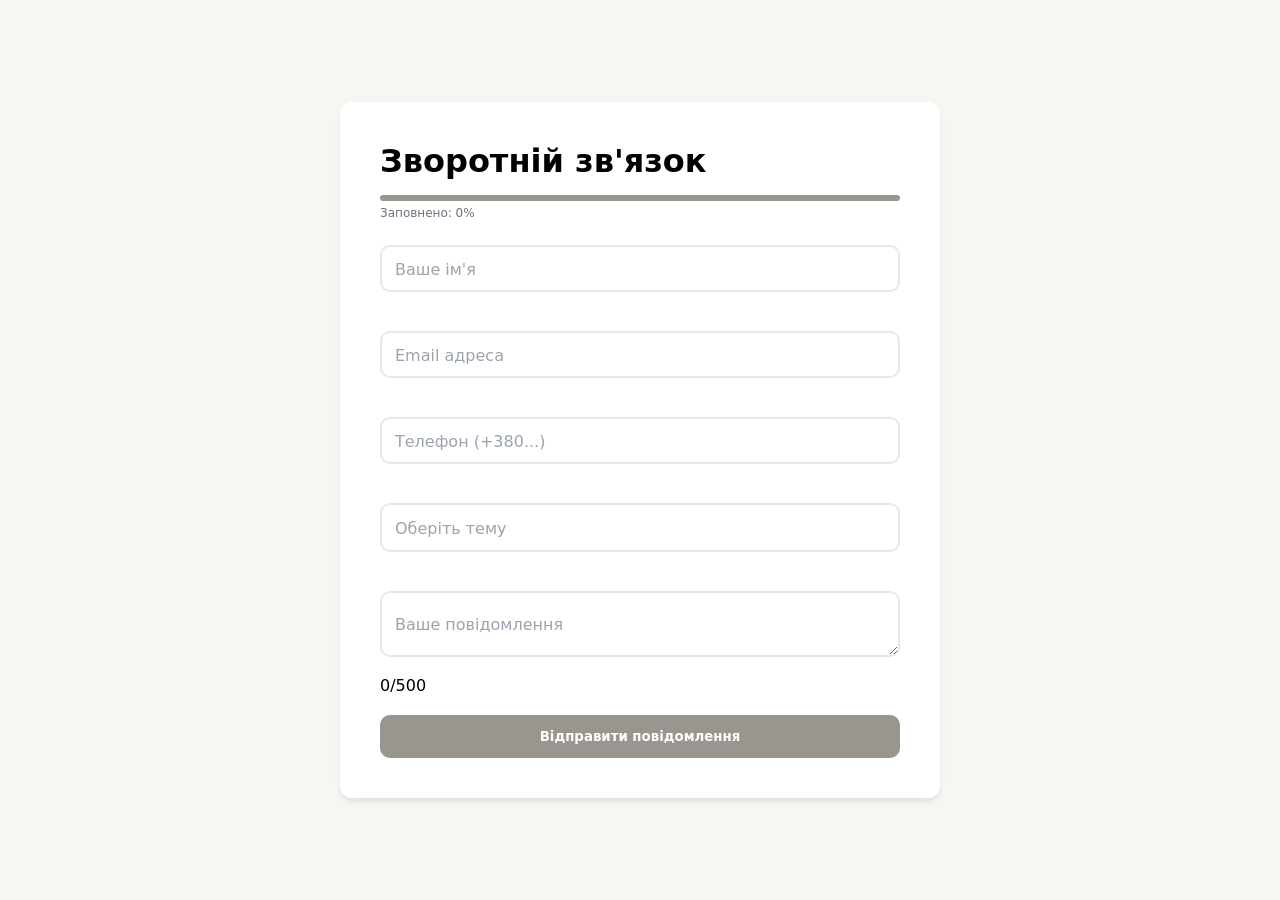
<file: JS-practice-06-events/js-events-variant1-part1/index.html>
<!DOCTYPE html>
<html lang="uk">
<head>
    <meta charset="UTF-8">
    <meta name="viewport" content="width=device-width, initial-scale=1.0">
    <title>Практична робота 6 - Частина 1 - Варіант 1</title>
    <link rel="stylesheet" href="style.css">
</head>
<body>
    <div class="form-container">
        <header>
            <h1>Зворотній зв'язок</h1>
            <div class="progress-wrapper">
                <div class="progress-bar" id="progressBar" role="progressbar" aria-valuenow="0" aria-valuemin="0" aria-valuemax="100"></div>
            </div>
            <p class="progress-status">Заповнено: <span id="progressPercent">0%</span></p>
        </header>

        <form id="advancedForm" novalidate>
            <div class="field-group" data-field="name">
                <div class="input-container">
                    <input type="text" id="userName" name="name" placeholder=" " required>
                    <label for="userName">Ваше ім'я</label>
                    <span class="status-icon"></span>
                </div>
                <p class="error-text">Тільки літери, мін. 2 символи</p>
            </div>

            <div class="field-group" data-field="email">
                <div class="input-container">
                    <input type="email" id="userEmail" name="email" placeholder=" " required>
                    <label for="userEmail">Email адреса</label>
                    <span class="status-icon"></span>
                </div>
                <p class="error-text">Введіть коректний email</p>
            </div>

            <div class="field-group" data-field="phone">
                <div class="input-container">
                    <input type="tel" id="userPhone" name="phone" placeholder=" " required>
                    <label for="userPhone">Телефон (+380...)</label>
                    <span class="status-icon"></span>
                </div>
                <p class="error-text">Формат: +380XXXXXXXXX</p>
            </div>

            <div class="field-group" data-field="subject">
                <div class="input-container">
                    <select id="userSubject" name="subject" required>
                        <option value="" disabled selected hidden></option>
                        <option value="support">Технічна підтримка</option>
                        <option value="sales">Відділ продажу</option>
                        <option value="other">Інше</option>
                    </select>
                    <label for="userSubject" class="select-label">Оберіть тему</label>
                    <span class="status-icon"></span>
                </div>
                <p class="error-text">Будь ласка, оберіть тему</p>
            </div>

            <div class="field-group" data-field="message">
                <div class="input-container">
                    <textarea id="userMessage" name="message" placeholder=" " maxlength="500" required></textarea>
                    <label for="userMessage">Ваше повідомлення</label>
                </div>
                <div class="textarea-footer">
                    <p class="error-text">Від 20 до 500 символів</p>
                    <p class="char-counter"><span id="currentChar">0</span>/500</p>
                </div>
            </div>

            <button type="submit" id="submitBtn" disabled>
                <span class="btn-text">Відправити повідомлення</span>
                <span class="loader"></span>
            </button>
        </form>

        <div id="successMessage" class="success-overlay hidden">
            <div class="success-content">
                <div class="check-animation">✓</div>
                <h2>Дякуємо!</h2>
                <p>Ваше повідомлення успішно надіслано.</p>
                <button onclick="location.reload()">Надіслати ще раз</button>
            </div>
        </div>
    </div>
    <script src="script.js"></script>
</body>
</html>
</file>
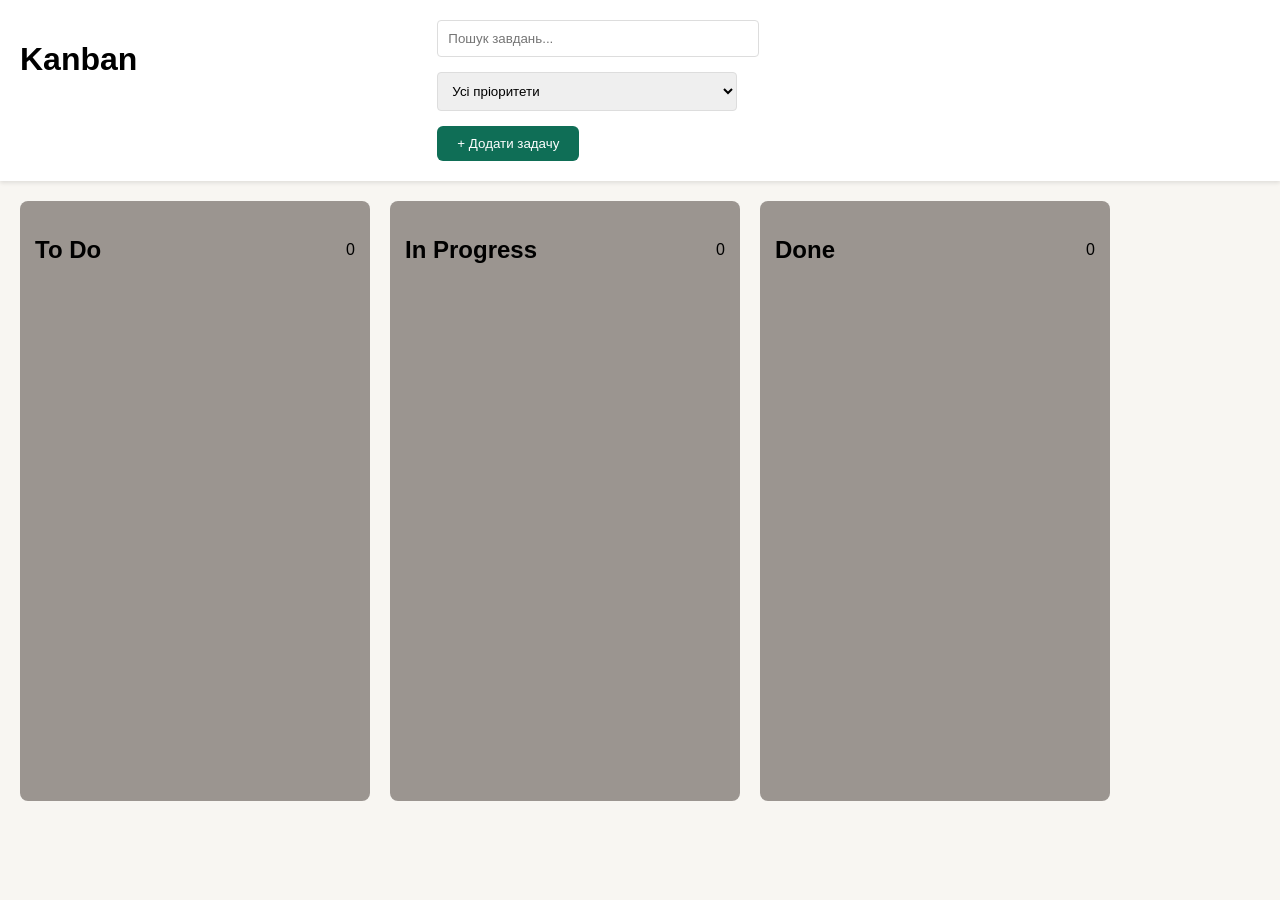
<file: JS-practice-06-events/js-events-variant1-part2/index.html>
<!DOCTYPE html>
<html lang="uk">
<head>
    <meta charset="UTF-8">
    <meta name="viewport" content="width=device-width, initial-scale=1.0">
    <title>Практична робота 6 - Частина 2 - Варіант 1</title>
    <link rel="stylesheet" href="style.css">
</head>
<body>
    <header class="app-header">
        <h1>Kanban</h1>
        <div class="controls">
            <input type="text" id="searchInput" placeholder="Пошук завдань...">
            <select id="filterPriority">
                <option value="all">Усі пріоритети</option>
                <option value="high">Високий</option>
                <option value="medium">Середній</option>
                <option value="low">Низький</option>
            </select>
            <button id="addTaskBtn" class="btn-primary">+ Додати задачу</button>
        </div>
    </header>

    <main class="board">
        <div class="column" data-status="todo">
            <div class="column-header">
                <h2>To Do</h2>
                <span class="count">0</span>
            </div>
            <div class="task-list" id="todo"></div>
        </div>
        <div class="column" data-status="inprogress">
            <div class="column-header">
                <h2>In Progress</h2>
                <span class="count">0</span>
            </div>
            <div class="task-list" id="inprogress"></div>
        </div>
        <div class="column" data-status="done">
            <div class="column-header">
                <h2>Done</h2>
                <span class="count">0</span>
            </div>
            <div class="task-list" id="done"></div>
        </div>
    </main>

    <div id="modal" class="modal hidden">
        <div class="modal-content">
            <h2 id="modalTitle">Нова задача</h2>
            <form id="taskForm">
                <input type="hidden" id="taskId">
                <input type="text" id="taskTitle" placeholder="Заголовок" required>
                <textarea id="taskDesc" placeholder="Опис"></textarea>
                <div class="form-row">
                    <select id="taskPriority">
                        <option value="low">Низький</option>
                        <option value="medium" selected>Середній</option>
                        <option value="high">Високий</option>
                    </select>
                    <input type="text" id="taskAssignee" placeholder="Виконавець">
                </div>
                <input type="date" id="taskDeadline">
                <div class="modal-actions">
                    <button type="button" class="btn-cancel" id="closeModal">Скасувати</button>
                    <button type="submit" class="btn-primary">Зберегти</button>
                </div>
            </form>
        </div>
    </div>

    <script src="script.js"></script>
</body>
</html>
</file>
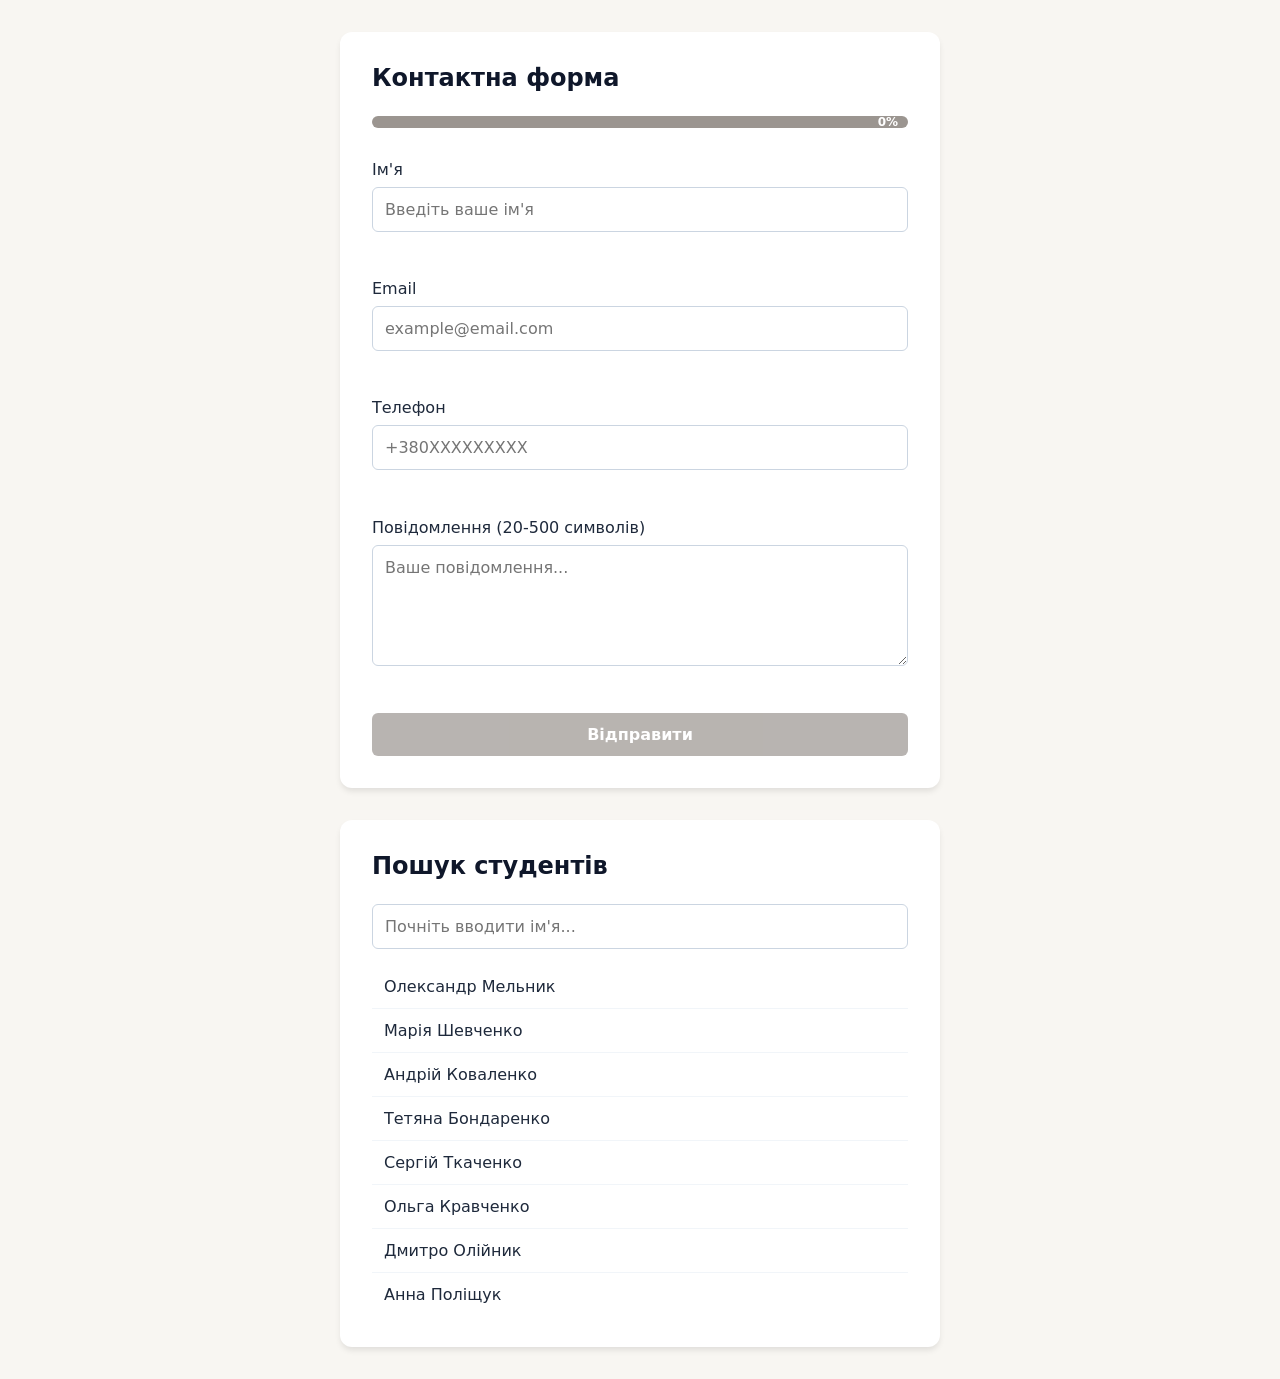
<file: JS-practice-06-events/js-events-variant1/index.html>
<!DOCTYPE html>
<html lang="uk">
<head>
    <meta charset="UTF-8">
    <meta name="viewport" content="width=device-width, initial-scale=1.0">
    <title>Практична робота 6 - Варіант 1</title>
    <link rel="stylesheet" href="style.css">
</head>
<body>
    <main class="container">
        <section class="card form-section">
            <h2>Контактна форма</h2>
            <div class="progress-container">
                <div class="progress-bar" id="progressBar" role="progressbar" aria-valuenow="0" aria-valuemin="0" aria-valuemax="100"></div>
                <span class="progress-text" id="progressText">0%</span>
            </div>
            
            <form id="contactForm" novalidate>
                <div class="form-group" data-field="name">
                    <label for="userName">Ім'я</label>
                    <div class="input-wrapper">
                        <input type="text" id="userName" placeholder="Введіть ваше ім'я" required>
                        <span class="icon"></span>
                    </div>
                    <span class="error-message"></span>
                </div>

                <div class="form-group" data-field="email">
                    <label for="userEmail">Email</label>
                    <div class="input-wrapper">
                        <input type="email" id="userEmail" placeholder="example@email.com" required>
                        <span class="icon"></span>
                    </div>
                    <span class="error-message"></span>
                </div>

                <div class="form-group" data-field="phone">
                    <label for="userPhone">Телефон</label>
                    <div class="input-wrapper">
                        <input type="tel" id="userPhone" placeholder="+380XXXXXXXXX" required>
                        <span class="icon"></span>
                    </div>
                    <span class="error-message"></span>
                </div>

                <div class="form-group" data-field="message">
                    <label for="userMessage">Повідомлення (20-500 символів)</label>
                    <div class="input-wrapper">
                        <textarea id="userMessage" rows="5" placeholder="Ваше повідомлення..." required></textarea>
                        <span class="icon"></span>
                    </div>
                    <span class="error-message"></span>
                </div>

                <button type="submit" id="submitBtn" disabled>Відправити</button>
            </form>
        </section>

        <section class="card search-section">
            <h2>Пошук студентів</h2>
            <div class="search-wrapper">
                <input type="text" id="searchInput" placeholder="Почніть вводити ім'я...">
            </div>
            <ul id="resultsList" class="results-list">
                </ul>
            <div id="noResults" class="no-results hidden">Нічого не знайдено!</div>
        </section>
    </main>

    <script src="script.js"></script>
</body>
</html>
</file>
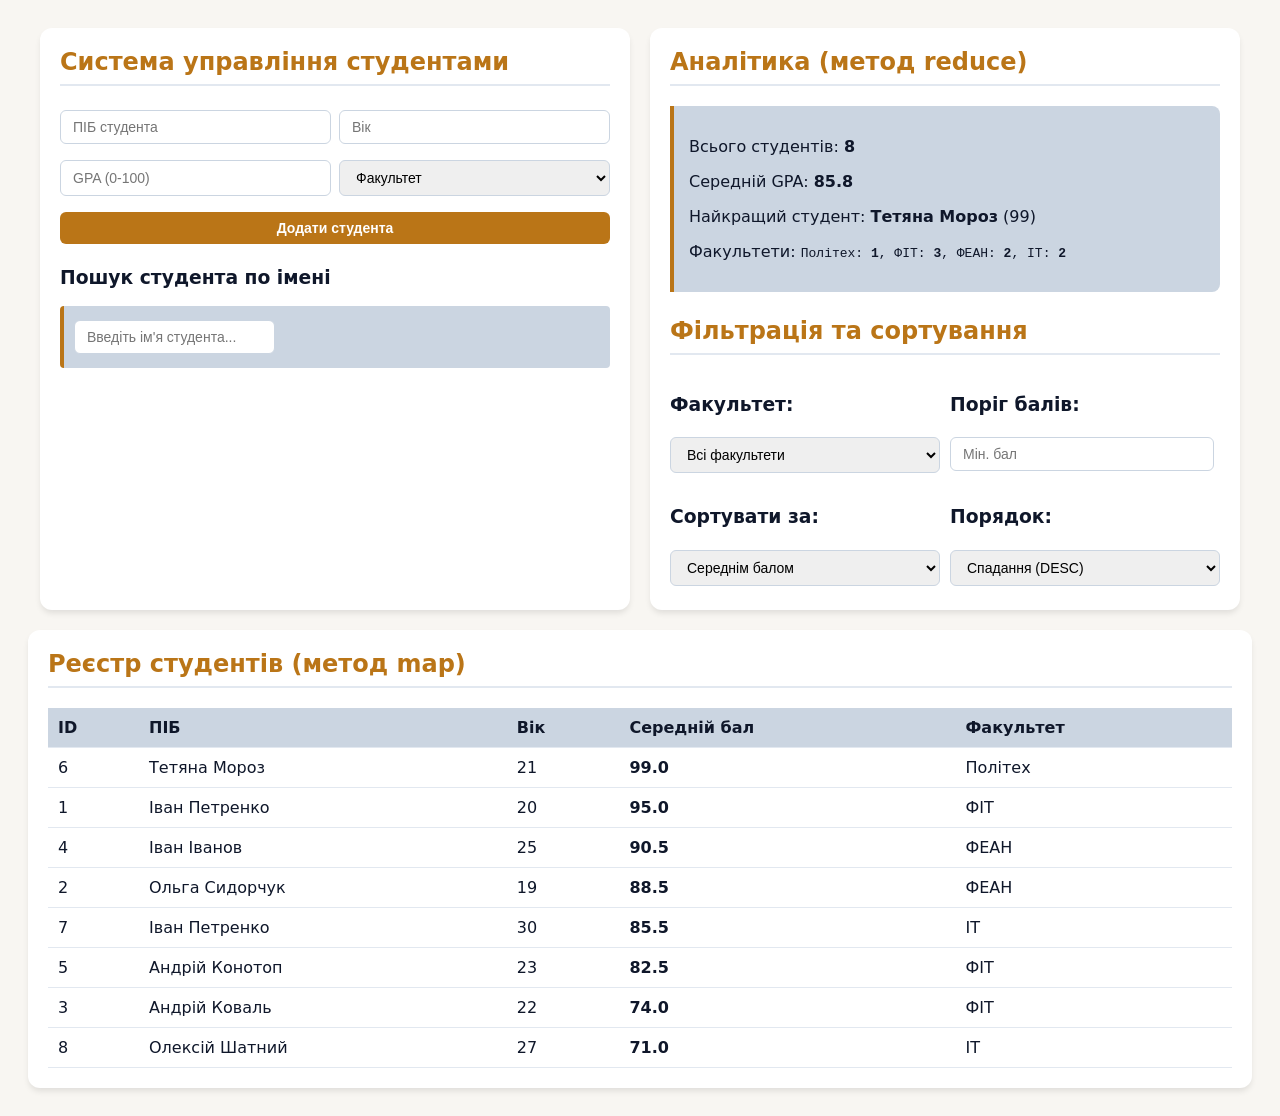
<file: JS-practice-07/js-arrays-part1-variant1/index.html>
<!DOCTYPE html>
<html lang="uk">
<head>
    <meta charset="UTF-8">
    <title>Практична робота 7.1: Операції з масивами - Варіант 1: Система управління студентами</title>
    <style>
        body { font-family: system-ui, -apple-system, sans-serif; background: #f8f6f2; color: #0f172a; padding: 20px; }
        .grid { display: grid; grid-template-columns: 1fr 1fr; gap: 20px; max-width: 1200px; margin: 0 auto; }
        .card { background: white; padding: 20px; border-radius: 12px; box-shadow: 0 4px 6px -1px rgb(0 0 0 / 0.1); }
        h2 { margin-top: 0; color: #BA7517; border-bottom: 2px solid #e2e8f0; padding-bottom: 8px; }
        input, select, button { padding: 8px 12px; border: 1px solid #cbd5e1; border-radius: 6px; font-size: 14px; margin: 4px 0; }
        button { background: #BA7517; color: white; border: none; font-weight: bold; cursor: pointer; }
        button:hover { background: #BA7517; }
        table { width: 100%; border-collapse: collapse; margin-top: 15px; }
        th, td { text-align: left; padding: 10px; border-bottom: 1px solid #e2e8f0; }
        th { background: #cbd5e1; }
        .stats { background: #cbd5e1; border-left: 4px solid #BA7517; padding: 15px; border-radius: 0 8px 8px 0; }
    </style>
</head>
<body>

<div class="grid">
    <div class="card">
        <h2>Система управління студентами</h2>
        <form id="studentForm" style="display: grid; grid-template-columns: 1fr 1fr; gap: 8px;">
            <input name="name" placeholder="ПІБ студента" required>
            <input type="number" name="age" placeholder="Вік" required min="16">
            <input type="number" name="grade" placeholder="GPA (0-100)" required>
            <select name="faculty">
				<option value="none" disabled selected>Факультет</option>
                <option value="ФІТ">ФІТ</option>
                <option value="ФЕАН">ФЕАН</option>
                <option value="Юридичний">Юридичний</option>
                <option value="Політех">Політех</option>
				<option value="IT">IT</option>
            </select>
            <button type="submit" style="grid-column: span 2;">Додати студента</button>
        </form>

        <h3>Пошук студента по імені</h3>
		<div style="margin: 15px 0; padding: 10px; background: #cbd5e1; border-left: 4px solid #BA7517; border-radius: 4px;">
			<input type="text" id="searchName" placeholder="Введіть ім'я студента...">
			<span id="searchResult" style="margin-left: 10px; color: #ea580c;"></span>
		</div>
    </div>

    <div class="card">
        <h2>Аналітика (метод reduce)</h2>
        <div class="stats" id="statsPanel">
            Статистика розраховується...
        </div>

        <h2 style="margin-top: 25px;">Фільтрація та сортування</h2>
        <div style="display: grid; grid-template-columns: 1fr 1fr; gap: 10px;">
            <div>
                <h3>Факультет:</h3>
                <select id="filterFaculty" style="width: 100%;">
                    <option value="all">Всі факультети</option>
                    <option value="ФІТ">ФІТ</option>
					<option value="ФЕАН">ФЕАН</option>
					<option value="Юридичний">Юридичний</option>
					<option value="Політех">Політех</option>
					<option value="IT">IT</option>
                </select>
            </div>
            <div>
                <h3>Поріг балів:</h3>
                <input type="number" id="filterMinGrade" placeholder="Мін. бал" style="width: 88%;">
            </div>
            <div>
                <h3>Сортувати за:</h3>
                <select id="sortBy" style="width: 100%;">
                    <option value="grade">Середнім балом</option>
                    <option value="name">Ім'ям</option>
                    <option value="age">Віком</option>
                </select>
            </div>
            <div>
                <h3>Порядок:</h3>
                <select id="sortOrder" style="width: 100%;">
                    <option value="desc">Спадання (DESC)</option>
                    <option value="asc">Зростання (ASC)</option>
                </select>
            </div>
        </div>
    </div>
</div>

<div class="card" style="max-width: 1200px; margin: 20px auto 0 auto;">
    <h2>Реєстр студентів (метод map)</h2>
    <table>
        <thead>
            <tr>
                <th>ID</th>
                <th>ПІБ</th>
                <th>Вік</th>
                <th>Середній бал</th>
                <th>Факультет</th>
            </tr>
        </thead>
        <tbody id="studentsTable"></tbody>
    </table>
</div>

<script type="module" src="app.js"></script>
</body>
</html>
</file>
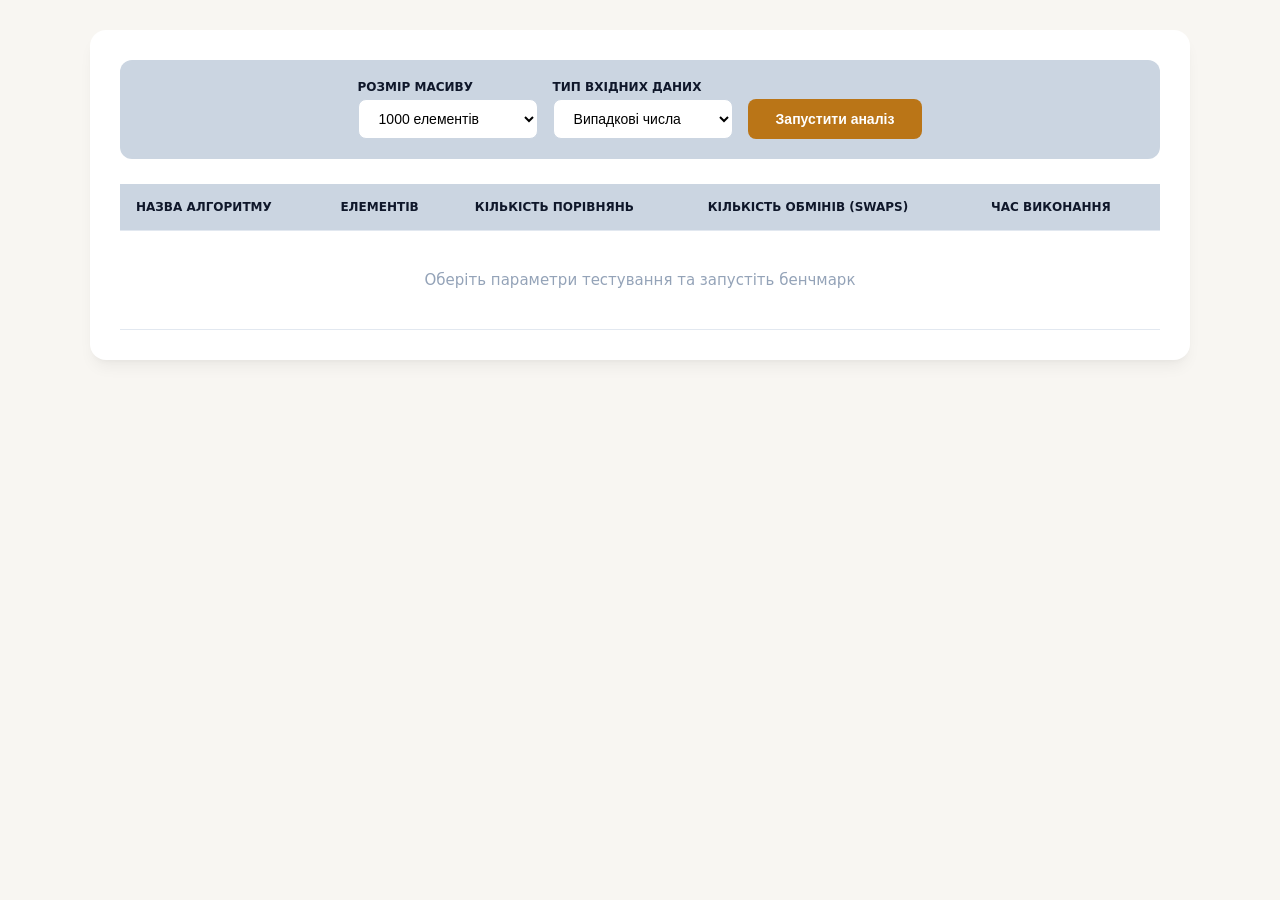
<file: JS-practice-07/js-arrays-part2-variant1/index.html>
<!DOCTYPE html>
<html lang="uk">
<head>
    <meta charset="UTF-8">
    <title>Практична робота 7.2: Алгоритми з масивами - Варіант 1: Алгоритми сортування</title>
    <style>
        body { font-family: system-ui, -apple-system, sans-serif; background: #f8f6f2; color: #0f172a; padding: 30px; margin: 0; }
        .container { max-width: 1100px; margin: 0 auto; }
        .card { background: white; padding: 30px; border-radius: 16px; box-shadow: 0 10px 15px -3px rgb(0 0 0 / 0.05), 0 4px 6px -4px rgb(0 0 0 / 0.05); }
        
        .controls-panel { display: flex; gap: 15px; align-items: center; justify-content: center; background: #cbd5e1; padding: 20px; border-radius: 12px; margin-bottom: 25px; flex-wrap: wrap; }
        .control-group { display: flex; flex-direction: column; gap: 5px; }
        label { font-size: 12px; font-weight: 600; color: #0f172a; text-transform: uppercase; }
        select { padding: 10px 16px; border: 1px solid #cbd5e1; border-radius: 8px; font-size: 14px; background: white; min-width: 180px; }
        
        button { background: #BA7517; color: white; border: none; padding: 12px 28px; border-radius: 8px; cursor: pointer; font-weight: bold; font-size: 14px; transition: background 0.2s, transform 0.1s; margin-top: 18px; }
        button:hover { background: #BA7517; }
        button:active { transform: scale(0.98); }
        button:disabled { background: #94a3b8; cursor: not-allowed; }

        table { width: 100%; border-collapse: collapse; margin-top: 15px; }
        th, td { padding: 16px; text-align: left; border-bottom: 1px solid #e2e8f0; font-size: 15px; }
        th { background: #cbd5e1; color: #0f172a; font-weight: 600; text-transform: uppercase; font-size: 12px; }
        tr:hover { background: #cbd5e1; }
        mark { background: #dcfce7; color: #15803d; padding: 6px 12px; border-radius: 6px; font-weight: bold; font-family: monospace; font-size: 14px; }
        .badge-size { background: #e0f2fe; color: #0369a1; padding: 4px 8px; border-radius: 4px; font-weight: 600; font-size: 13px; }
    </style>
</head>
<body>

<div class="container">
   
    <div class="card">
        <div class="controls-panel">
            <div class="control-group">
                <label for="arraySize">Розмір масиву</label>
                <select id="arraySize">
                    <option value="100">100 елементів</option>
                    <option value="1000" selected>1000 елементів</option>
                    <option value="5000">5000 елементів</option>
                </select>
            </div>
            
            <div class="control-group">
                <label for="arrayType">Тип вхідних даних</label>
                <select id="arrayType">
                    <option value="random">Випадкові числа</option>
                    <option value="sorted">Вже відсортований</option>
                    <option value="reversed">Зворотний порядок</option>
                    <option value="identical">Однакові елементи</option>
                </select>
            </div>

            <button id="runBtn">Запустити аналіз</button>
        </div>

        <table>
            <thead>
                <tr>
                    <th>Назва алгоритму</th>
                    <th>Елементів</th>
                    <th>Кількість порівнянь</th>
                    <th>Кількість обмінів (Swaps)</th>
                    <th>Час виконання</th>
                </tr>
            </thead>
            <tbody id="resultsTable">
                <tr>
                    <td colspan="5" style="text-align: center; color: #94a3b8; padding: 40px 0;">
                        Оберіть параметри тестування та запустіть бенчмарк
                    </td>
                </tr>
            </tbody>
        </table>
    </div>
</div>

<script type="module" src="app.js"></script>
</body>
</html>
</file>
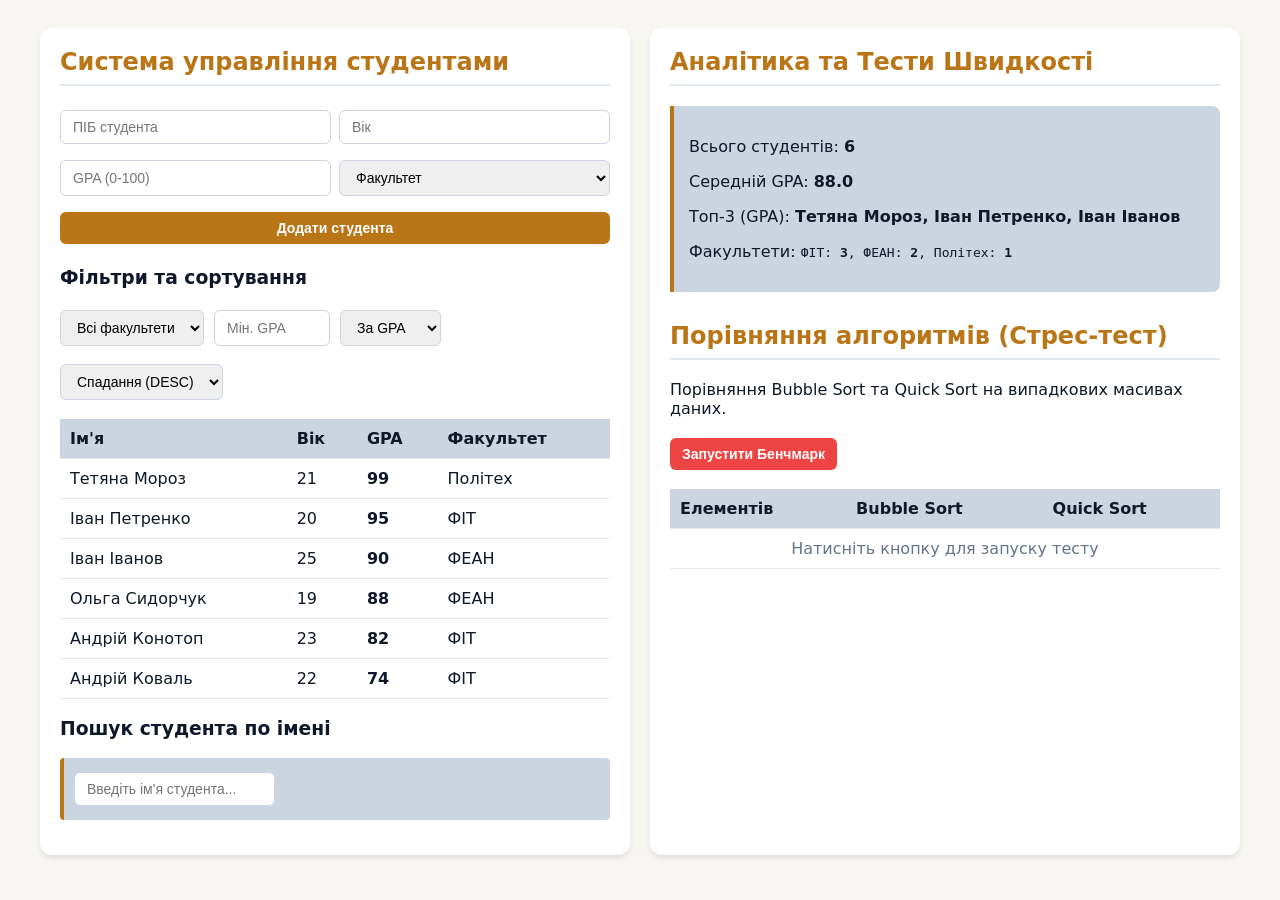
<file: JS-practice-07/js-arrays-variant1/index.html>
<!DOCTYPE html>
<html lang="uk">
<head>
    <meta charset="UTF-8">
    <title>Практична 7. Масиви: Варіант 1: Система управління студентами + Сортування</title>
    <style>
        body { font-family: system-ui, -apple-system, sans-serif; background: #f8f6f2; color: #0f172a; padding: 20px; }
        .grid { display: grid; grid-template-columns: 1fr 1fr; gap: 20px; max-width: 1200px; margin: 0 auto; }
        .card { background: white; padding: 20px; border-radius: 12px; box-shadow: 0 4px 6px -1px rgb(0 0 0 / 0.1); }
        h2 { margin-top: 0; color: #BA7517; border-bottom: 2px solid #e2e8f0; padding-bottom: 8px; }
        input, select, button { padding: 8px 12px; border: 1px solid #cbd5e1; border-radius: 6px; font-size: 14px; margin: 4px 0; }
        button { background: #BA7517; color: white; border: none; font-weight: bold; cursor: pointer; }
        button:hover { background: #BA7517; }
        table { width: 100%; border-collapse: collapse; margin-top: 15px; }
        th, td { text-align: left; padding: 10px; border-bottom: 1px solid #e2e8f0; }
        th { background: #cbd5e1; }
        .stats { background: #cbd5e1; border-left: 4px solid #BA7517; padding: 15px; border-radius: 0 8px 8px 0; }
    </style>
</head>
<body>

<div class="grid">
    <!-- Ліва колонка: Система Студентів -->
    <div class="card">
        <h2>Система управління студентами</h2>
        
        <form id="studentForm" style="display: grid; grid-template-columns: 1fr 1fr; gap: 8px;">
            <input name="name" placeholder="ПІБ студента" required>
            <input type="number" name="age" placeholder="Вік" required min="16">
            <input type="number" name="gpa" placeholder="GPA (0-100)" required>
            <select name="faculty">
				<option value="none">Факультет</option>
                <option value="ФІТ">ФІТ</option>
                <option value="ФЕАН">ФЕАН</option>
                <option value="Юридичний">Юридичний</option>
                <option value="Політех">Політех</option>
            </select>
            <button type="submit" style="grid-column: span 2;">Додати студента</button>
        </form>

        <h3>Фільтри та сортування</h3>
        <div style="display: flex; gap: 10px; flex-wrap: wrap;">
            <select id="filterFaculty">
                <option value="all">Всі факультети</option>
                <option value="ФІТ">ФІТ</option>
                <option value="ФЕАН">ФЕАН</option>
                <option value="Юридичний">Юридичний</option>
                <option value="Політех">Політех</option>
            </select>
            <input type="number" id="filterMinGpa" placeholder="Мін. GPA" style="width: 90px;">
            <select id="sortBy">
                <option value="gpa">За GPA</option>
                <option value="name">За ім'ям</option>
                <option value="age">За віком</option>
            </select>
            <select id="sortOrder">
                <option value="desc">Спадання (DESC)</option>
                <option value="asc">Зростання (ASC)</option>
            </select>
        </div>

        <table>
            <thead>
                <tr><th>Ім'я</th><th>Вік</th><th>GPA</th><th>Факультет</th></tr>
            </thead>
            <tbody id="studentsTable"></tbody>
        </table>
		
		<h3>Пошук студента по імені</h3>
		<div style="margin: 15px 0; padding: 10px; background: #cbd5e1; border-left: 4px solid #BA7517; border-radius: 4px;">
			<input type="text" id="searchName" placeholder="Введіть ім'я студента...">
			<span id="searchResult" style="margin-left: 10px; color: #ea580c;"></span>
		</div>
    </div>

    <!-- Права колонка: Статистика та Бенчмарк сортувань -->
    <div class="card">
        <h2>Аналітика та Тести Швидкості</h2>
        
        <div class="stats" id="statsPanel">
            Статистика оновлюється...
        </div>

        <h2 style="margin-top: 30px;">Порівняння алгоритмів (Стрес-тест)</h2>
        <p>Порівняння Bubble Sort та Quick Sort на випадкових масивах даних.</p>
        <button id="runBenchmark" style="background: #ef4444;">Запустити Бенчмарк</button>

        <table>
            <thead>
                <tr><th>Елементів</th><th>Bubble Sort</th><th>Quick Sort</th></tr>
            </thead>
            <tbody id="benchmarkResults">
                <tr><td colspan="3" style="text-align: center; color: #64748b;">Натисніть кнопку для запуску тесту</td></tr>
            </tbody>
        </table>
    </div>
</div>

<script type="module" src="app.js"></script>
</body>
</html>
</file>
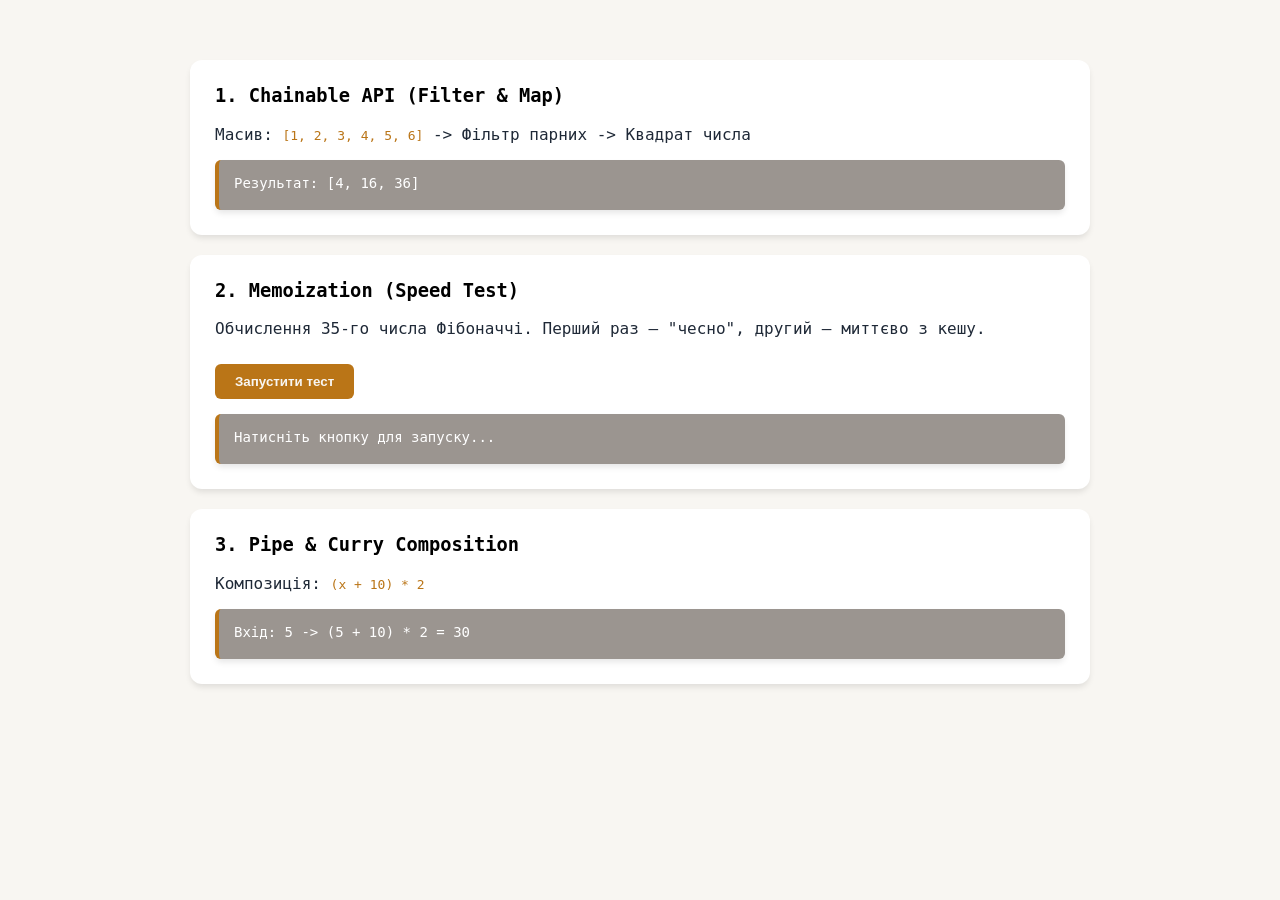
<file: JS-practice-08/js-hof-variant1/index.html>
<!DOCTYPE html>
<html lang="uk">
<head>
    <meta charset="UTF-8">
    <meta name="viewport" content="width=device-width, initial-scale=1.0">
    <title>Практична робота 8 - Варіант 1</title>
    <link rel="stylesheet" href="style.css">
</head>
<body>
    <section class="demo-section">
        <h3>1. Chainable API (Filter & Map)</h3>
        <p>Масив: <code>[1, 2, 3, 4, 5, 6]</code> -> Фільтр парних -> Квадрат числа</p>
        <div id="chainOutput" class="output">Завантаження...</div>
    </section>

    <section class="demo-section">
        <h3>2. Memoization (Speed Test)</h3>
        <p>Обчислення 35-го числа Фібоначчі. Перший раз — "чесно", другий — миттєво з кешу.</p>
        <button id="runFib">Запустити тест</button>
        <div id="fibOutput" class="output" style="margin-top: 15px; white-space: pre-line;">Натисніть кнопку для запуску...</div>
    </section>

    <section class="demo-section">
        <h3>3. Pipe & Curry Composition</h3>
        <p>Композиція: <code>(x + 10) * 2</code></p>
        <div id="pipeOutput" class="output">Завантаження...</div>
    </section>

    <script type="module" src="main.js"></script>
</body>
</html>
</file>
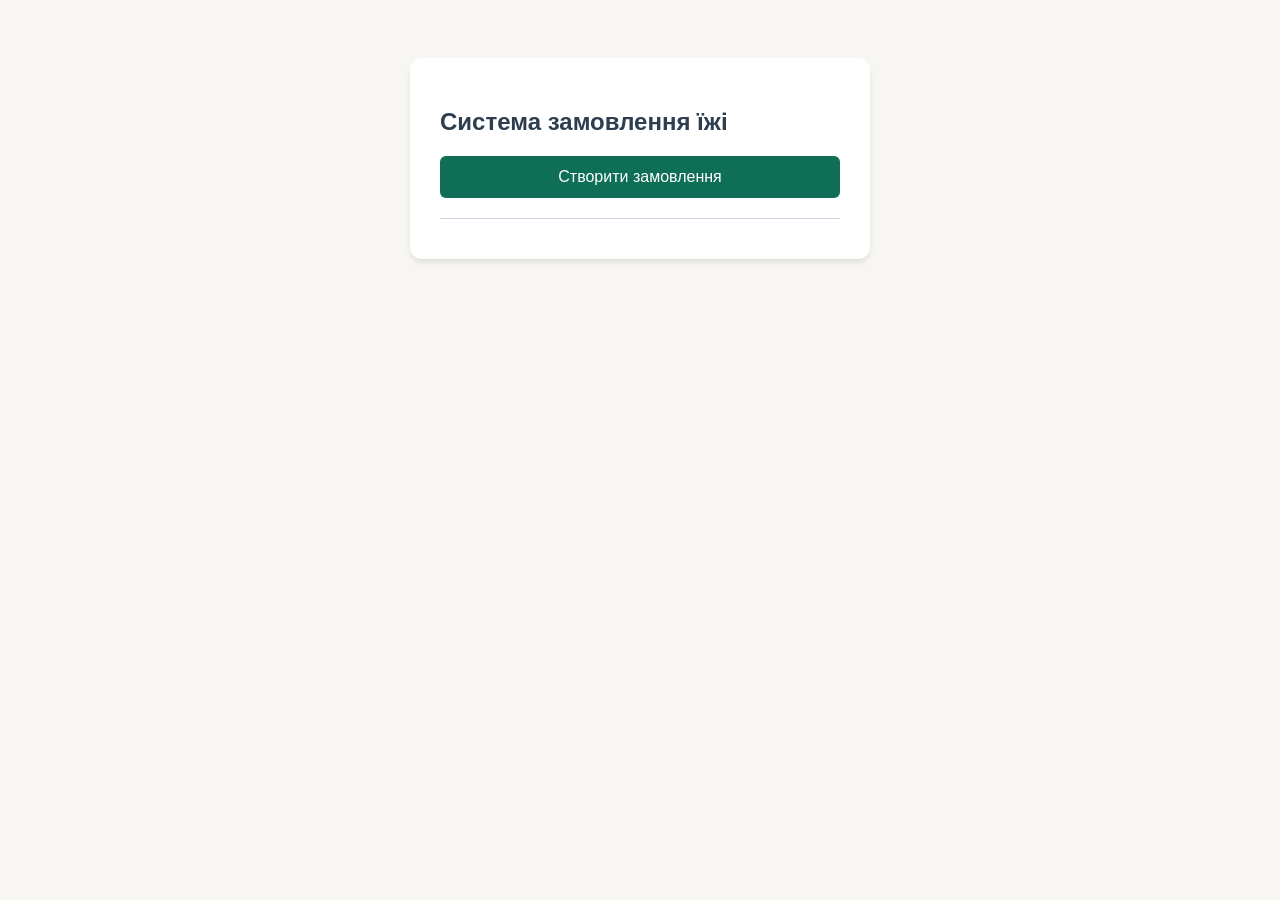
<file: JS-practice-10-part1/js-promises-variant1/index.html>
﻿<!DOCTYPE html>
<html lang="uk">
<head>
    <meta charset="UTF-8">
    <title>Система замовлення їжі</title>
    <link rel="stylesheet" href="style.css">
</head>
<body>
    <div class="card">
        <h2>Система замовлення їжі</h2>
        <button id="orderBtn">Створити замовлення</button>
        <div id="statusLogs"></div>
    </div>
    <script src="script.js"></script>
</body>
</html>
</file>
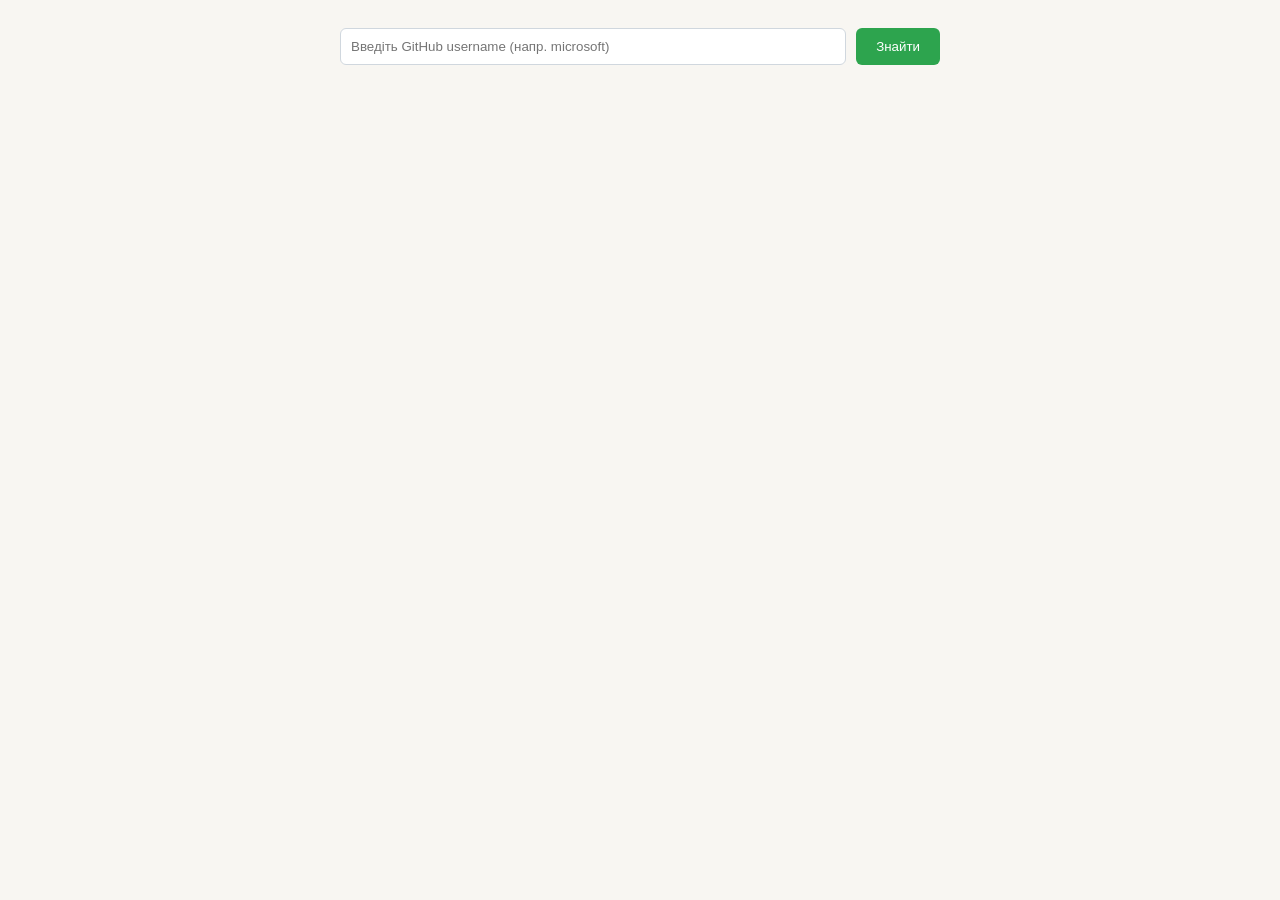
<file: JS-practice-10-part2/js-async-api-variant1/index.html>
﻿<!DOCTYPE html>
<html lang="uk">
<head>
    <meta charset="UTF-8">
    <title>GitHub User Explorer</title>
    <link rel="stylesheet" href="style.css">
</head>
<body>

    <div class="search-box">
        <input type="text" id="usernameInput" placeholder="Введіть GitHub username (напр. microsoft)">
        <button id="searchBtn">Знайти</button>
    </div>

    <div id="loader" class="loader">Завантаження даних...</div>
    <div id="errorMessage" class="error"></div>

    <div class="content">
        <div id="profile"></div>
        <div id="reposList"></div>
    </div>
	
	<div id="modal" class="modal hidden">
        <div class="modal-content">
		<button id="closeModal" class="btn-cancel">X</button>
            <div id="reposDetails"></div>
        </div>
    </div>

    <script type="module" src="app.js"></script>
</body>
</html>
</file>
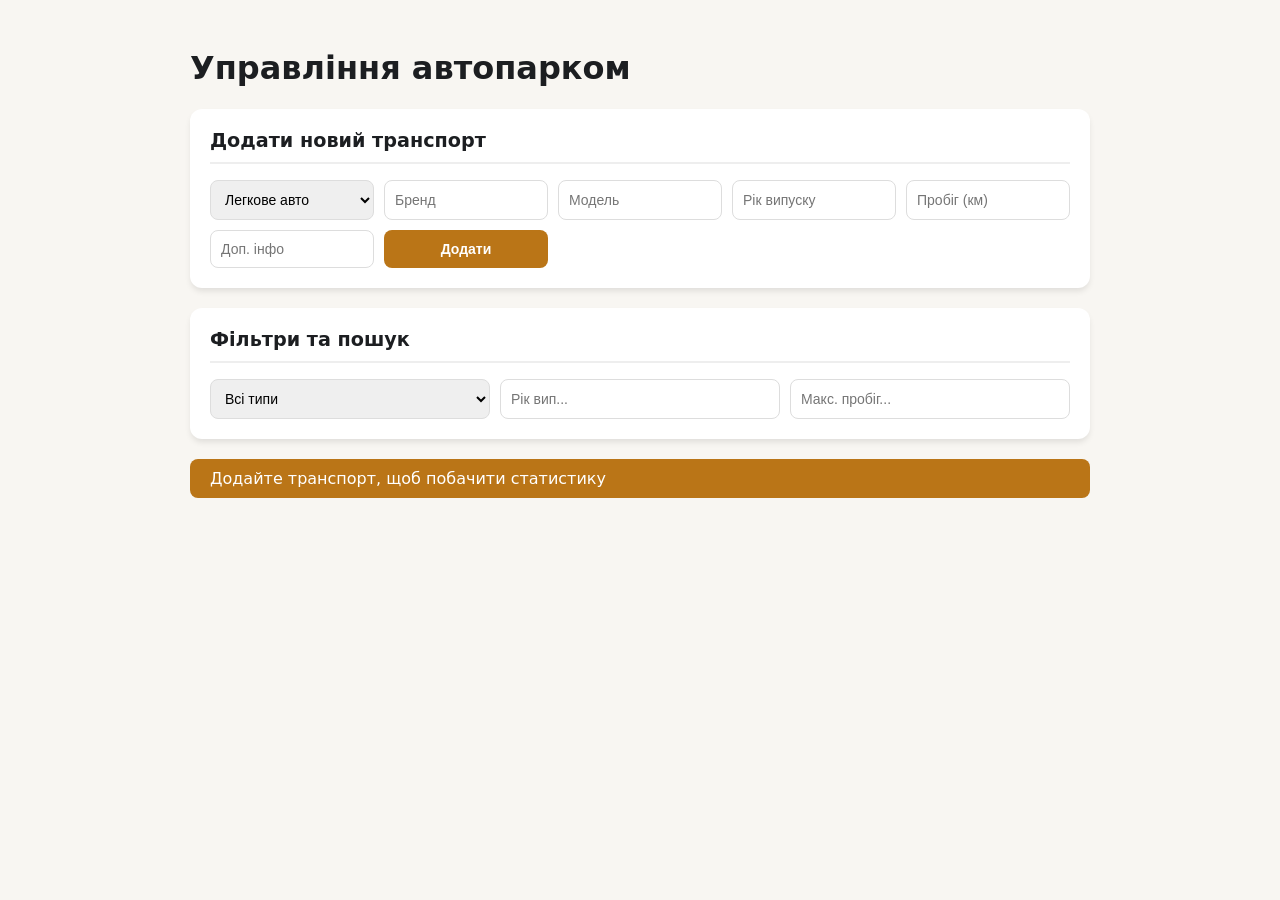
<file: JS-practice-11/js-oop-variant1/index.html>
﻿<!DOCTYPE html>
<html lang="uk">
<head>
    <meta charset="UTF-8">
    <title>Система управління транспортом</title>
    <link rel="stylesheet" href="style.css">
</head>
<body>

<div class="container">
    <h1>Управління автопарком</h1>

    <div class="panel">
        <h2>Додати новий транспорт</h2>
        <form id="addForm" class="grid-inputs">
            <select name="type">
                <option value="Car">Легкове авто</option>
                <option value="Truck">Вантажівка</option>
                <option value="Motorcycle">Мотоцикл</option>
            </select>
            <input name="brand" placeholder="Бренд" required>
            <input name="model" placeholder="Модель" required>
            <input type="number" name="year" placeholder="Рік випуску" required>
            <input type="number" name="mileage" placeholder="Пробіг (км)">
            <input name="extra" placeholder="Доп. інфо">
            <button type="submit">Додати</button>
        </form>
    </div>

    <div class="panel">
        <h2>Фільтри та пошук</h2>
        <div class="grid-inputs">
            <select id="fType">
                <option value="all">Всі типи</option>
                <option value="Car">Легкові</option>
                <option value="Truck">Вантажівки</option>
                <option value="Motorcycle">Мотоцикли</option>
            </select>
            <input type="number" id="fYear" placeholder="Рік вип...">
            <input type="number" id="fMileage" placeholder="Макс. пробіг...">
        </div>
    </div>

    <div class="stats-bar" id="stats">Додайте транспорт, щоб побачити статистику</div>

    <div id="fleetGrid" class="fleet-grid">
        </div>
</div>

<script type="module" src="app.js"></script>
</body>
</html>
</file>
<file: JS-practice-06-events/js-events-variant1-part1/style.css>
:root {
    --primary: #BA7517;
    --primary-dark: #4f46e5;
    --success: #10b981;
    --error: #ef4444;
    --text-main: #1f2937;
    --bg-light: #f9fafb;
	--bg: #f8f6f2;
}

* { box-sizing: border-box; margin: 0; padding: 0; font-family: 'Segoe UI', system-ui, sans-serif; }

body {
    background: var(--bg);
    min-height: 100vh;
    display: flex;
    align-items: center;
    justify-content: center;
    padding: 2rem 1rem;
}

.form-container {
    background: #fff;
    width: 100%;
    max-width: 600px;
    padding: 40px;
    border-radius: 12px;
	box-shadow: 0 4px 6px -1px rgba(0, 0, 0, 0.1);
    position: relative;
    overflow: hidden;
}

/* Progress Bar */
.progress-wrapper {
    height: 6px;
    background: #9b9590;
    border-radius: 3px;
    margin: 15px 0 5px;
}

.progress-bar {
    height: 100%;
    width: 0;
    background: var(--primary);
    transition: width 0.4s cubic-bezier(0.4, 0, 0.2, 1);
}

.progress-status { font-size: 12px; color: #6b7280; margin-bottom: 25px; }

/* Floating Labels */
.field-group { margin-bottom: 20px; }

.input-container {
    position: relative;
    display: flex;
    align-items: center;
}

input, textarea, select {
    width: 100%;
    padding: 12px 15px;
    border: 2px solid #e5e7eb;
    border-radius: 10px;
    outline: none;
    font-size: 16px;
    transition: all 0.3s;
    background: transparent;
}

label {
    position: absolute;
    left: 15px;
    top: 50%;
    transform: translateY(-50%);
    color: #9ca3af;
    pointer-events: none;
    transition: all 0.3s;
}

/* Ефект плаваючого лейбла */
input:focus ~ label,
input:not(:placeholder-shown) ~ label,
textarea:focus ~ label,
textarea:not(:placeholder-shown) ~ label,
select:focus ~ label,
select:valid ~ label {
    top: -10px;
    left: 10px;
    font-size: 12px;
    background: #fff;
    padding: 0 5px;
    color: var(--primary);
}

/* Специфіка для select */
select:invalid { color: transparent; }
select:focus, select:valid { color: var(--text-main); }

/* Стани валідації */
.valid input, .valid textarea, .valid select { border-color: var(--success); }
.invalid input, .invalid textarea, .invalid select { border-color: var(--error); }

.error-text {
    font-size: 12px;
    color: var(--error);
    margin-top: 5px;
    opacity: 0;
    transform: translateY(-5px);
    transition: 0.3s;
}

.invalid .error-text { opacity: 1; transform: translateY(0); }

.status-icon { position: absolute; right: 15px; font-weight: bold; }
.valid .status-icon::after { content: "✓"; color: var(--success); }
.invalid .status-icon::after { content: "✗"; color: var(--error); }

/* Кнопка та Loader */
button[type="submit"] {
    width: 100%;
    padding: 14px;
    background: var(--primary);
    color: white;
    border: none;
    border-radius: 10px;
    font-weight: 600;
    cursor: pointer;
    display: flex;
    justify-content: center;
    align-items: center;
    transition: 0.3s;
}

button:disabled { background: #9b9590; cursor: not-allowed; }

.loader {
    width: 20px;
    height: 20px;
    border: 3px solid #fff;
    border-bottom-color: transparent;
    border-radius: 50%;
    display: none;
    animation: rotation 1s linear infinite;
    margin-left: 10px;
}

@keyframes rotation { 0% { transform: rotate(0deg); } 100% { transform: rotate(360deg); } }

/* Success Overlay */
.success-overlay {
    position: absolute;
    inset: 0;
    background: #fff;
    display: flex;
    align-items: center;
    justify-content: center;
    text-align: center;
    z-index: 10;
}

.hidden { display: none; }
</file>
<file: JS-practice-06-events/js-events-variant1-part2/style.css>
:root {
    --bg-color: #f8f6f2;
    --column-bg: #9b9590;
    --card-bg: #ffffff;
    --primary: #0F6E56;
	--cancel: #BA7517;
    --high: #ef4444;
    --medium: #f59e0b;
    --low: #10b981;
}

body { font-family: sans-serif; background: var(--bg-color); margin: 0; }

.app-header {
    background: #fff; padding: 20px;display: -webkit-box;
    justify-content: space-between; align-items: center;
    box-shadow: 0 2px 4px rgba(0,0,0,0.1);
}

.controls {
    width: 300px;
	margin-left: 300px;
}

.board {
    display: flex; gap: 20px; padding: 20px;
    height: calc(100vh - 300px); overflow-x: auto;
}

.column {
    background: var(--column-bg); width: 350px;
    border-radius: 8px; display: flex; flex-direction: column;
    min-width: 300px;
}

.column-header {
    padding: 15px; display: flex; justify-content: space-between; align-items: center;
}

.task-list {
    flex-grow: 1; padding: 10px; min-height: 100px;
}

/* Картка */
.task-card {
    background: var(--card-bg); padding: 15px; border-radius: 6px;
    margin-bottom: 10px; box-shadow: 0 2px 4px rgba(0,0,0,0.05);
    cursor: grab; border-left: 5px solid transparent;
    transition: transform 0.2s, box-shadow 0.2s;
}

.task-card:active { cursor: grabbing; }
.task-card.dragging { opacity: 0.5; transform: scale(0.95); }

.task-card[data-priority="high"] { border-left-color: var(--high); }
.task-card[data-priority="medium"] { border-left-color: var(--medium); }
.task-card[data-priority="low"] { border-left-color: var(--low); }

/* Стан при перетягуванні над колонкою */
.task-list.drag-over {
    background: rgba(0,0,0,0.05);
    border: 2px dashed #ccc;
    border-radius: 6px;
}

/* Модалка */
.modal {
    position: fixed; inset: 0; background: rgba(0,0,0,0.5);
    display: flex; align-items: center; justify-content: center; z-index: 100;
}
.modal.hidden { display: none; }
.modal-content { background: #fff; padding: 25px; border-radius: 12px; width: 400px; }

/* Кнопки та форми  */ 
.btn-primary { background: var(--primary); color: #fff; border: none; padding: 10px 20px; border-radius: 6px; cursor: pointer; }
.btn-cancel { background: var(--cancel); color: #fff; border: none; padding: 10px 20px; border-radius: 6px; cursor: pointer; }
input, textarea, select { width: 100%; margin-bottom: 15px; padding: 10px; border: 1px solid #ddd; border-radius: 4px; }
</file>
<file: JS-practice-06-events/js-events-variant1/style.css>
:root {
    --primary: #BA7517;
    --success: #10b981;
    --error: #ef4444;
    --bg: #f8f6f2;
    --card-bg: #ffffff;
    --text: #1e293b;
    --border: #cbd5e1;
}

* {
    box-sizing: border-box;
    margin: 0;
    padding: 0;
    font-family: 'Segoe UI', system-ui, sans-serif;
}

body {
    background-color: var(--bg);
    color: var(--text);
    padding: 2rem 1rem;
}

.container {
    max-width: 1200px;
    margin: 0 auto;
    display: grid;
    gap: 2rem;
}

.card {
    background: var(--card-bg);
    padding: 2rem;
    border-radius: 12px;
    box-shadow: 0 4px 6px -1px rgba(0,0,0,0.1);
	width: 600px;
	margin: 0 auto;
}

h2 {
    margin-bottom: 1.5rem;
    color: #0f172a;
}

/* Прогрес-бар */
.progress-container {
    position: relative;
    height: 12px;
    background: #9b9590;
    border-radius: 6px;
    margin-bottom: 2rem;
    overflow: hidden;
    display: flex;
    align-items: center;
}

.progress-bar {
    height: 100%;
    width: 0%;
    background: var(--primary);
    transition: width 0.3s ease;
}

.progress-text {
    position: absolute;
    right: 10px;
    font-size: 0.75rem;
    font-weight: bold;
    color: #FFF;
}

/* Елементи форми */
.form-group {
    margin-bottom: 1.5rem;
}

label {
    display: block;
    margin-bottom: 0.5rem;
    font-weight: 500;
}

.input-wrapper {
    position: relative;
    display: flex;
    align-items: center;
}

input[type="text"], input[type="email"], input[type="tel"], textarea {
    width: 100%;
    padding: 0.75rem;
    border: 1px solid var(--border);
    border-radius: 6px;
    font-size: 1rem;
    transition: all 0.2s ease;
}

input:focus, textarea:focus {
    outline: none;
    border-color: var(--primary);
    box-shadow: 0 0 0 3px rgba(79, 70, 229, 0.1);
}

.icon {
    position: absolute;
    right: 12px;
    pointer-events: none;
}

.error-message {
    font-size: 0.85rem;
    color: var(--error);
    margin-top: 0.25rem;
    display: block;
    min-height: 1.2rem;
}

/* Стани валідації */
.form-group.valid input, .form-group.valid textarea { border-color: var(--success); }
.form-group.valid .icon::before { content: "✓"; color: var(--success); }

.form-group.invalid input, .form-group.invalid textarea { border-color: var(--error); }
.form-group.invalid .icon::before { content: "✗"; color: var(--error); }

button[type="submit"] {
    width: 100%;
    padding: 0.75rem;
    background-color: var(--primary);
    color: white;
    border: none;
    border-radius: 6px;
    font-size: 1rem;
    font-weight: 600;
    cursor: pointer;
    transition: opacity 0.2s;
}

button[type="submit"]:disabled {
    background-color: #9b9590;
    cursor: not-allowed;
    opacity: 0.7;
}

/* Пошук */
.search-wrapper input {
    width: 100%;
    margin-bottom: 1rem;
}

.results-list {
    list-style: none;
    max-height: 350px;
    overflow-y: auto;
}

.results-list li {
    padding: 0.75rem;
    border-bottom: 1px solid #f1f5f9;
    cursor: pointer;
    transition: background-color 0.2s;
}

.results-list li:hover, .results-list li:focus {
    background-color: #f1f5f9;
    outline: none;
}

.highlight {
    background-color: #fef08a;
    font-weight: bold;
}

.hidden { display: none; }
.no-results { text-align: center; padding: 1rem; color: #64748b; }
</file>
<file: JS-practice-08/js-hof-variant1/style.css>
﻿:root {
	--bg: #f8f6f2;
	--card: #FFF;
	--text: #1f2937;
	--accent: #000;
	--success: #FFFFFF;
	--primary: #BA7517;
}
body {
	font-family: 'JetBrains Mono', monospace, sans-serif;
	background-color: var(--bg);
	color: var(--text);
	max-width: 900px;
	margin: 40px auto;
	padding: 20px;
}
.demo-section {
	background: var(--card);
	padding: 25px;
	margin-bottom: 20px;
	border-radius: 12px;
	box-shadow: 0 4px 6px -1px rgba(0, 0, 0, 0.1);
}
h3 { color: var(--accent); margin-top: 0; }
.output {
	background: #9b9590;
	padding: 15px;
	border-radius: 6px;
	color: var(--success);
	font-size: 14px;
	min-height: 20px;
	border-left: 4px solid var(--primary);
	box-shadow: 0 4px 6px -1px rgba(0, 0, 0, 0.1);
}
button {
	background-color: var(--primary);
	color: var(--bg);
	border: none;
	padding: 10px 20px;
	border-radius: 6px;
	font-weight: bold;
	cursor: pointer;
	margin-top: 10px;
	transition: opacity 0.2s;
}
button:hover { opacity: 0.8; }
code { color: #BA7517; }
</file>
<file: JS-practice-10-part1/js-promises-variant1/style.css>
﻿body {
	font-family: sans-serif;
	background: #f8f6f2;
	display: flex;
	justify-content: center;
	padding: 50px;
}
.card {
	background: white;
	padding: 30px;
	border-radius: 12px;
	box-shadow: 0 4px 6px -1px rgba(0, 0, 0, 0.1);
	width: 400px;
}
h2 {
	color: #2c3e50;
}
#orderBtn {
	background: #0F6E56;
	color: white;
	border: none;
	padding: 12px 20px;
	border-radius: 6px;
	cursor: pointer;
	width: 100%;
	font-size: 16px;
}
#orderBtn:disabled {
	background: #9b9590;
	cursor: not-allowed;
}
#statusLogs {
	margin-top: 20px;
	font-size: 14px;
	border-top: 1px solid #cbd5e1;
	padding-top: 10px;
}
.log-info {
	color: #1e293b;
	margin: 5px 0;
}
.log-error {
	color: #ef4444;
	font-weight: bold;
	margin: 5px 0;
}
</file>
<file: JS-practice-10-part2/js-async-api-variant1/style.css>
﻿body {
	font-family: 'Segoe UI', sans-serif;
	background: #f8f6f2;
	padding: 20px;
	color: #24292f;
}
.search-box {
	display: flex;
	gap: 10px;
	max-width: 600px;
	margin: 0 auto 30px;
}
input {
	flex: 1;
	padding: 10px;
	border: 1px solid #d0d7de;
	border-radius: 6px;
}
button {
	background: #2da44e;
	color: white;
	border: none;
	padding: 10px 20px;
	border-radius: 6px;
	cursor: pointer;
}

.loader {
	display: none;
	text-align: center;
	font-weight: bold;
	margin: 20px;
}
.error {
	color: #cf222e;
	text-align: center;
}

.content {
	display: grid;
	grid-template-columns: 300px 1fr;
	gap: 20px;
	max-width: 900px;
	margin: 0 auto;
}
.profile-card {
	background: white;
	padding: 20px;
	border-radius: 12px;
	text-align: center;
	box-shadow: 0 4px 6px -1px rgba(0, 0, 0, 0.1);
}
.profile-card img {
	width: 150px;
	border-radius: 50%;
	margin-bottom: 15px;
}

.repo-item {
	background: white;
	padding: 15px;
	margin-bottom: 10px;
	border-radius: 6px;
	border: 1px solid white;
	box-shadow: 0 4px 6px -1px rgba(0, 0, 0, 0.1);
	display: flex;
	justify-content: space-between;
	cursor: pointer;
}
.repo-item:hover {
	border-color: #BA7517;
}

.modal {
    position: fixed; inset: 0;
	background: rgba(0,0,0,0.5);
    display: flex;
	align-items: center;
	justify-content: center;
	z-index: 100;
}
.modal.hidden { display: none; }
.modal-content {
	background: #fff;
	padding: 25px;
	border-radius: 12px;
	width: 400px;
}

.btn-cancel {
	background: #BA7517;
	color: #fff;
	position:absolute;
	top:10px;
	right:10px;
	cursor:pointer;
}
.readme {
	white-space: pre-wrap;
	overflow-x:scroll;
	background:#f4f4f4;
	padding:10px;
	font-size:12px;
}
</file>
<file: JS-practice-11/js-oop-variant1/style.css>
﻿body {
	font-family: system-ui, sans-serif;
	background: #f8f6f2;
	padding: 20px;
	color: #1c1e21;
}
.container {
	max-width: 900px;
	margin: 0 auto;
}

.panel { background: white;
	padding: 20px;
	border-radius: 12px;
	box-shadow: 0 4px 6px -1px rgba(0, 0, 0, 0.1);
	margin-bottom: 20px;
}
h2 { margin-top: 0;
	font-size: 1.2rem;
	border-bottom: 2px solid #eee;
	padding-bottom: 10px;
}

.grid-inputs {
	display: grid;
	grid-template-columns: repeat(auto-fit, minmax(140px, 1fr));
	gap: 10px;
	}
input, select, button {
	padding: 10px;
	border: 1px solid #ddd;
	border-radius: 8px;
	font-size: 14px;
}
button {
	background: #BA7517;
	color: white;
	border: none;
	font-weight: bold;
	cursor: pointer;
}

.fleet-grid {
	display: grid;
	grid-template-columns: repeat(auto-fill, minmax(220px, 1fr));
	gap: 15px;
}
.card {
	background: white;
	padding: 15px;
	border-radius: 10px;
	border-top: 4px solid #BA7517;
	box-shadow: 0 1px 3px rgba(0,0,0,0.1);
}
.card h4 {
	margin: 0 0 10px 0;
	color: #BA7517;
	}
.price {
	font-weight: bold;
	color: #BA7517;
	margin-top: 10px;
	}
.stats-bar {
	background: #BA7517;
	color: #FFF;
	padding: 10px 20px;
	border-radius: 8px;
	margin-bottom: 15px;
}
</file>
